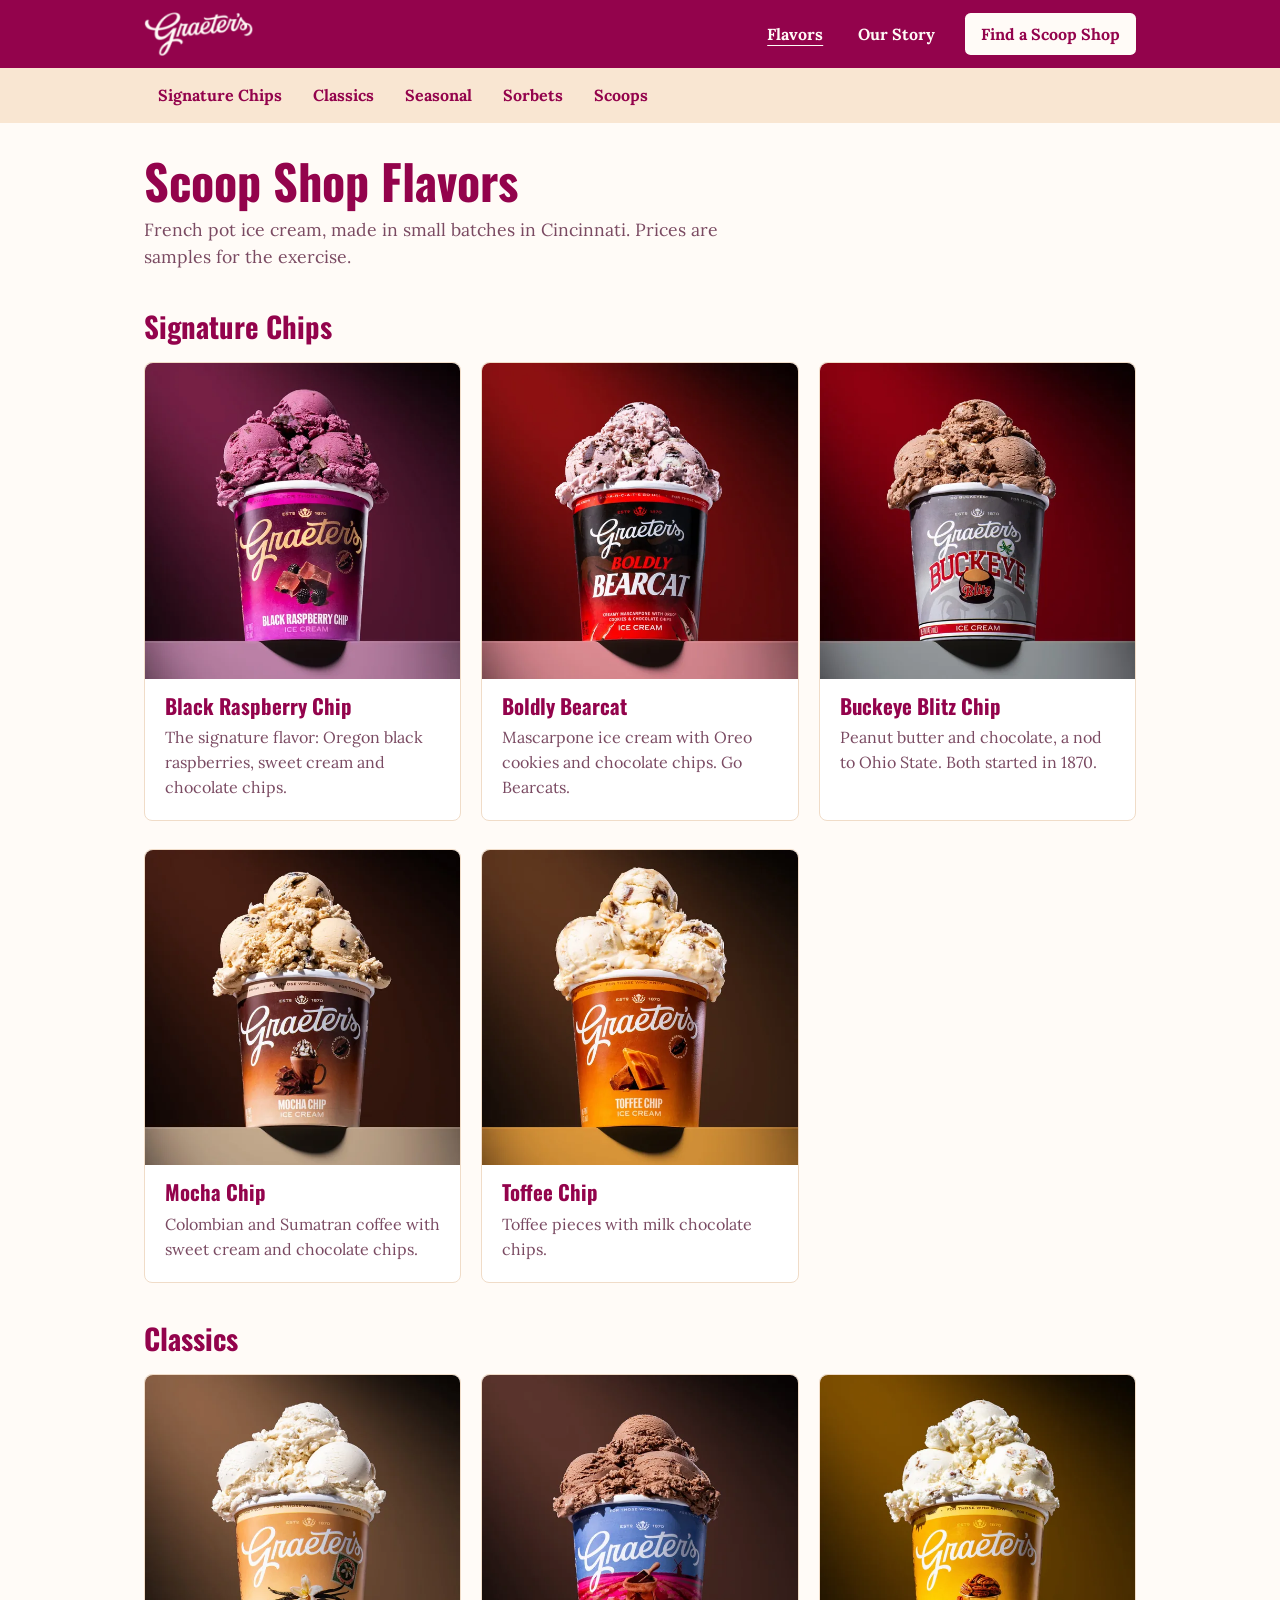
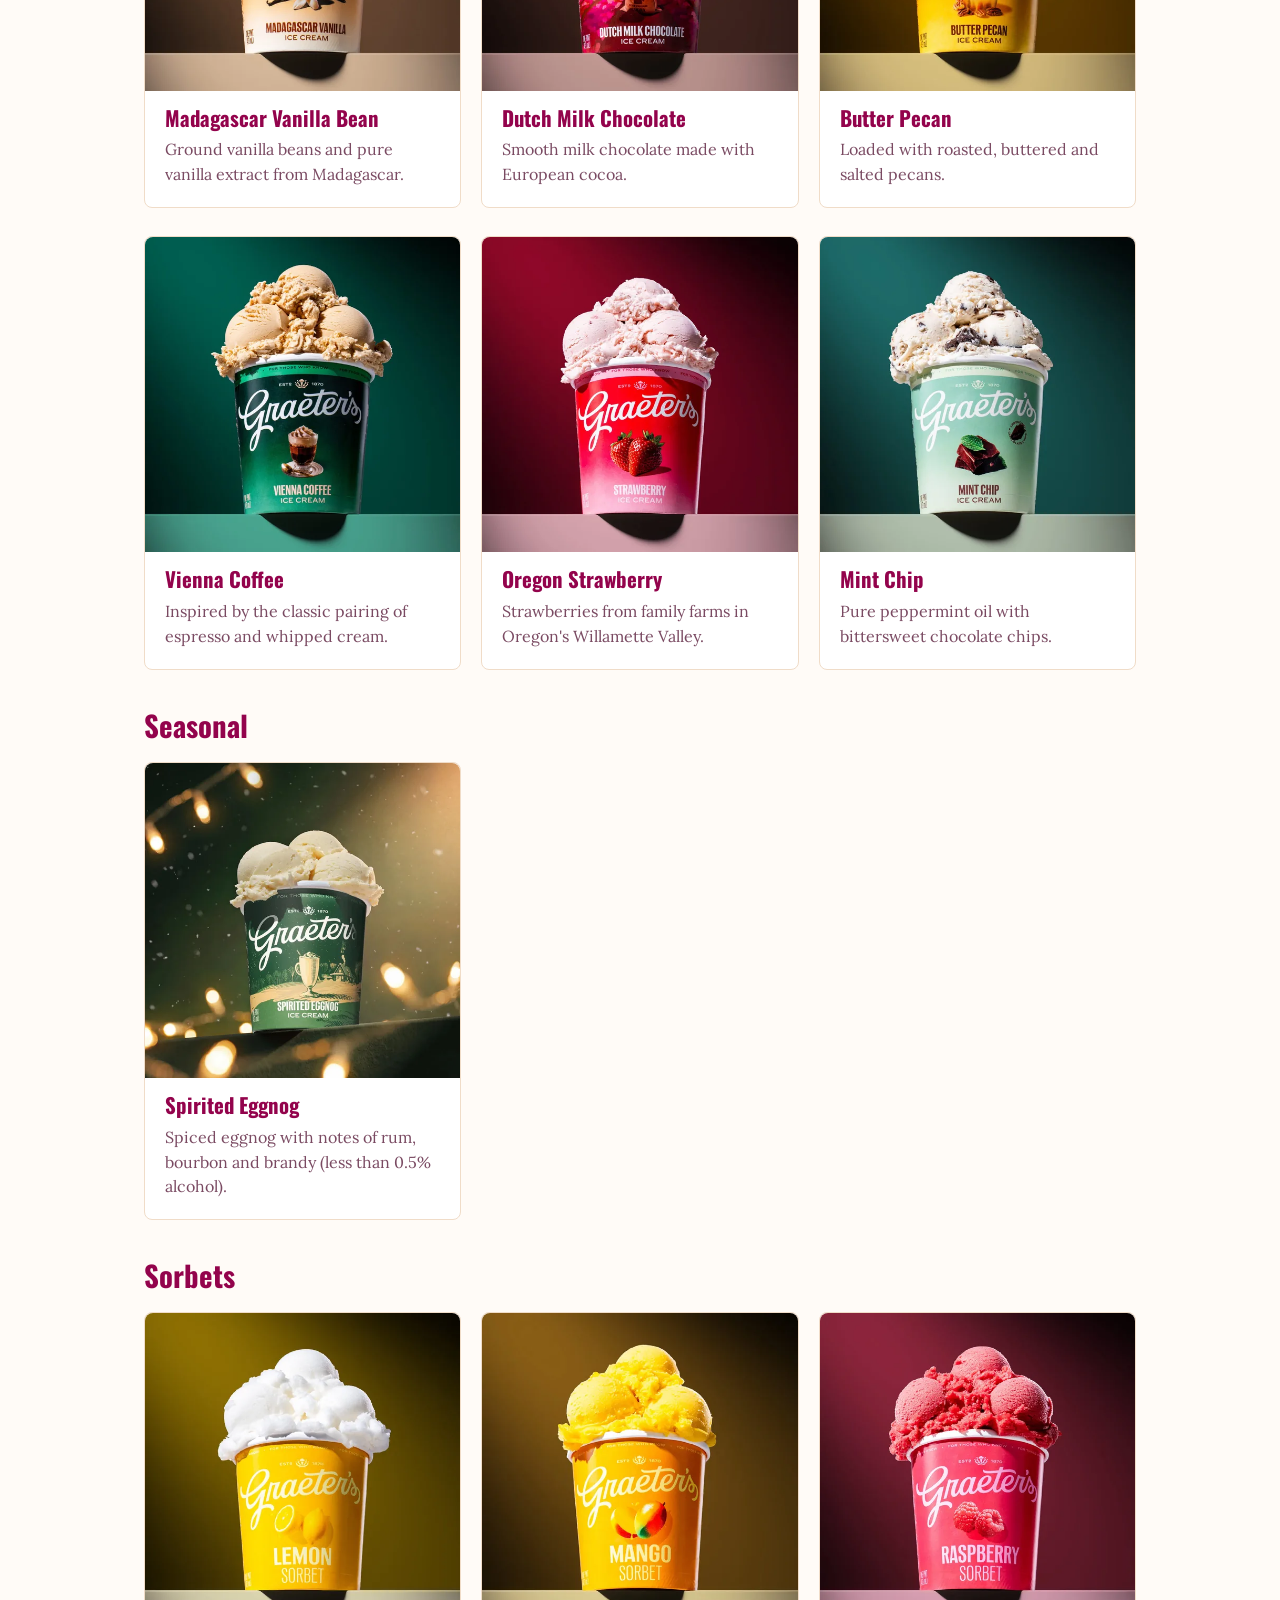
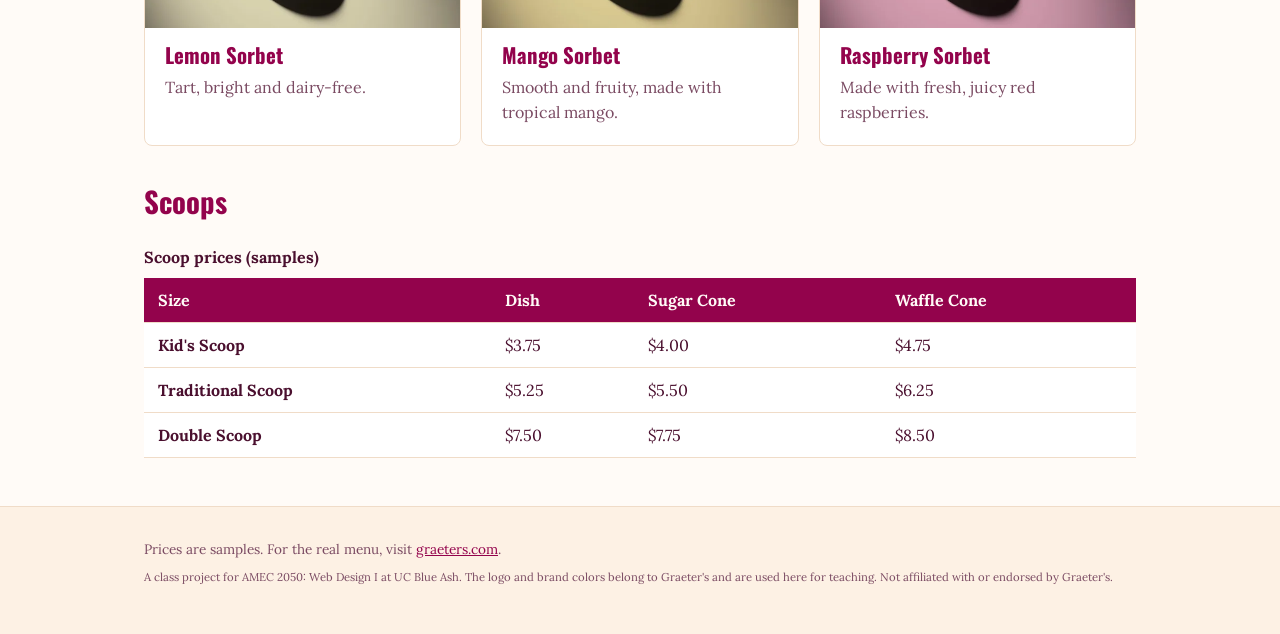
<file: index.html>
<!DOCTYPE html>
<html lang="en">
  <head>
    <meta charset="utf-8">
    <meta name="viewport" content="width=device-width, initial-scale=1">
    <title>Scoop Shop Flavors | Graeter's Ice Cream</title>
    <meta name="description" content="Graeter's Scoop Shop flavors: French pot ice cream made in small batches in Cincinnati, with signature chips, seasonal flavors and scoop prices.">
    <link href="https://fonts.googleapis.com/css2?family=Oswald:wght@500;600&family=Lora:wght@400;600&display=swap" rel="stylesheet">
    <link rel="stylesheet" href="css/base.css">
    <link rel="stylesheet" href="css/details.css">
  </head>
  <body>
    <header>
      <div class="container">
        <a href="index.html">
          <img src="images/graeters.webp" alt="Graeter's logo" width="500" height="201">
        </a>
        <nav>
          <ul>
            <li><a href="index.html" class="current">Flavors</a></li>
            <li><a href="about.html">Our Story</a></li>
          </ul>
        </nav>
        <a class="button" href="https://www.graeters.com/pages/retail-stores" target="_blank" rel="noopener">
          Find a Scoop Shop
        </a>
      </div>
    </header>

    <nav class="category-nav">
      <ul>
        <li><a href="#chips">Signature Chips</a></li>
        <li><a href="#classics">Classics</a></li>
        <li><a href="#seasonal">Seasonal</a></li>
        <li><a href="#sorbets">Sorbets</a></li>
        <li><a href="#scoops">Scoops</a></li>
      </ul>
    </nav>

    <main class="container">
      <h1>Scoop Shop Flavors</h1>
      <p class="lead">French pot ice cream, made in small batches in Cincinnati. Prices are samples for the exercise.</p>

      <section id="chips">
        <h2>Signature Chips</h2>
        <ul class="card-grid">
          <li class="card">
            <img src="images/black-raspberry-chip.webp" alt="A pint of Black Raspberry Chip topped with scoops" width="600" height="600">
            <h3>Black Raspberry Chip</h3>
            <p>The signature flavor: Oregon black raspberries, sweet cream and chocolate chips.</p>
          </li>
          <li class="card">
            <img src="images/boldly-bearcat.webp" alt="A pint of Boldly Bearcat topped with scoops" width="600" height="600">
            <h3>Boldly Bearcat</h3>
            <p>Mascarpone ice cream with Oreo cookies and chocolate chips. Go Bearcats.</p>
          </li>
          <li class="card">
            <img src="images/buckeye-blitz.webp" alt="A pint of Buckeye Blitz Chip topped with scoops" width="600" height="600">
            <h3>Buckeye Blitz Chip</h3>
            <p>Peanut butter and chocolate, a nod to Ohio State. Both started in 1870.</p>
          </li>
          <li class="card">
            <img src="images/mocha-chip.webp" alt="A pint of Mocha Chip topped with scoops" width="600" height="600">
            <h3>Mocha Chip</h3>
            <p>Colombian and Sumatran coffee with sweet cream and chocolate chips.</p>
          </li>
          <li class="card">
            <img src="images/toffee-chip.webp" alt="A pint of Toffee Chip topped with scoops" width="600" height="600">
            <h3>Toffee Chip</h3>
            <p>Toffee pieces with milk chocolate chips.</p>
          </li>
        </ul>
      </section>

      <section id="classics">
        <h2>Classics</h2>
        <ul class="card-grid">
          <li class="card">
            <img src="images/madagascar-vanilla.webp" alt="A pint of Madagascar Vanilla Bean topped with scoops" width="600" height="600">
            <h3>Madagascar Vanilla Bean</h3>
            <p>Ground vanilla beans and pure vanilla extract from Madagascar.</p>
          </li>
          <li class="card">
            <img src="images/dutch-milk-chocolate.webp" alt="A pint of Dutch Milk Chocolate topped with scoops" width="600" height="600">
            <h3>Dutch Milk Chocolate</h3>
            <p>Smooth milk chocolate made with European cocoa.</p>
          </li>
          <li class="card">
            <img src="images/butter-pecan.webp" alt="A pint of Butter Pecan topped with scoops" width="600" height="600">
            <h3>Butter Pecan</h3>
            <p>Loaded with roasted, buttered and salted pecans.</p>
          </li>
          <li class="card">
            <img src="images/vienna-coffee.webp" alt="A pint of Vienna Coffee topped with scoops" width="600" height="600">
            <h3>Vienna Coffee</h3>
            <p>Inspired by the classic pairing of espresso and whipped cream.</p>
          </li>
          <li class="card">
            <img src="images/strawberry.webp" alt="A pint of Oregon Strawberry topped with scoops" width="600" height="600">
            <h3>Oregon Strawberry</h3>
            <p>Strawberries from family farms in Oregon's Willamette Valley.</p>
          </li>
          <li class="card">
            <img src="images/mint-chip.webp" alt="A pint of Mint Chip topped with scoops" width="600" height="600">
            <h3>Mint Chip</h3>
            <p>Pure peppermint oil with bittersweet chocolate chips.</p>
          </li>
        </ul>
      </section>

      <section id="seasonal">
        <h2>Seasonal</h2>
        <ul class="card-grid">
          <li class="card">
            <img src="images/spirited-eggnog.webp" alt="A pint of Spirited Eggnog topped with scoops" width="600" height="600">
            <h3>Spirited Eggnog</h3>
            <p>Spiced eggnog with notes of rum, bourbon and brandy (less than 0.5% alcohol).</p>
          </li>
        </ul>
      </section>

      <section id="sorbets">
        <h2>Sorbets</h2>
        <ul class="card-grid">
          <li class="card">
            <img src="images/lemon-sorbet.webp" alt="A pint of Lemon Sorbet topped with scoops" width="600" height="600">
            <h3>Lemon Sorbet</h3>
            <p>Tart, bright and dairy-free.</p>
          </li>
          <li class="card">
            <img src="images/mango-sorbet.webp" alt="A pint of Mango Sorbet topped with scoops" width="600" height="600">
            <h3>Mango Sorbet</h3>
            <p>Smooth and fruity, made with tropical mango.</p>
          </li>
          <li class="card">
            <img src="images/raspberry-sorbet.webp" alt="A pint of Raspberry Sorbet topped with scoops" width="600" height="600">
            <h3>Raspberry Sorbet</h3>
            <p>Made with fresh, juicy red raspberries.</p>
          </li>
        </ul>
      </section>

      <section id="scoops">
        <h2>Scoops</h2>
        <div class="table-scroll">
          <table>
            <caption>Scoop prices (samples)</caption>
            <thead>
              <tr>
                <th scope="col">Size</th>
                <th scope="col">Dish</th>
                <th scope="col">Sugar Cone</th>
                <th scope="col">Waffle Cone</th>
              </tr>
            </thead>
            <tbody>
              <tr>
                <th scope="row">Kid's Scoop</th>
                <td>$3.75</td>
                <td>$4.00</td>
                <td>$4.75</td>
              </tr>
              <tr>
                <th scope="row">Traditional Scoop</th>
                <td>$5.25</td>
                <td>$5.50</td>
                <td>$6.25</td>
              </tr>
              <tr>
                <th scope="row">Double Scoop</th>
                <td>$7.50</td>
                <td>$7.75</td>
                <td>$8.50</td>
              </tr>
            </tbody>
          </table>
        </div>
      </section>
    </main>

    <footer>
      <div class="container">
        <p>Prices are samples. For the real menu, visit
          <a href="https://www.graeters.com/pages/fountain-menu">graeters.com</a>.</p>
        <p>
          <small>A class project for AMEC 2050: Web Design I at UC Blue Ash. The logo and brand colors belong to Graeter's and are used here for teaching. Not affiliated with or endorsed by Graeter's.</small>
        </p>
      </div>
    </footer>
  </body>
</html>
</file>
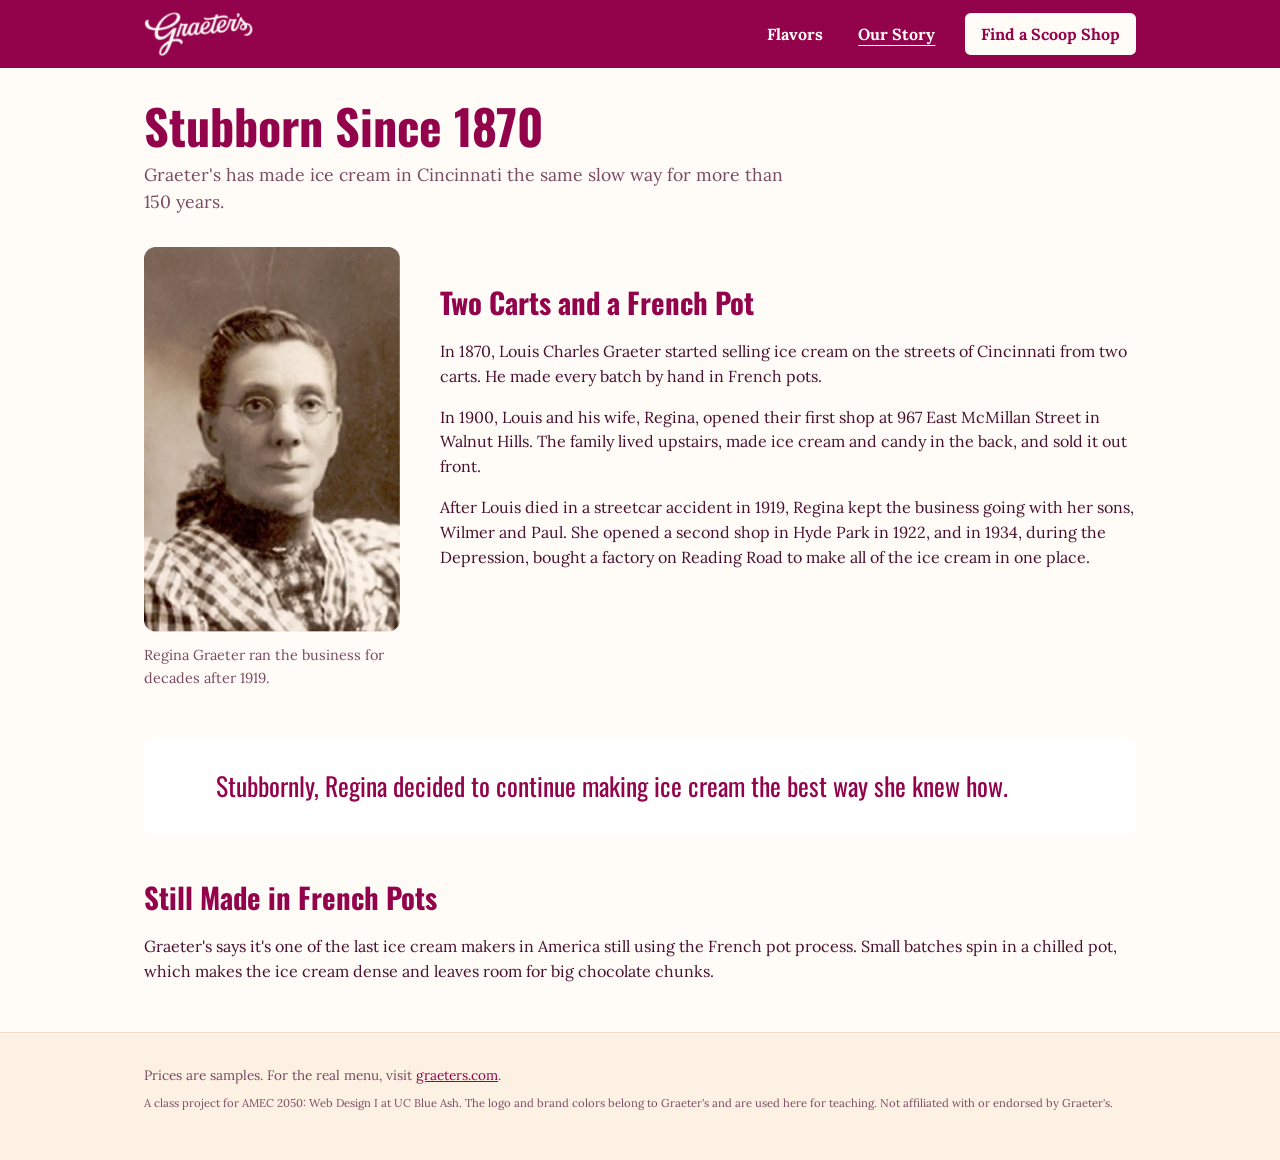
<file: about.html>
<!DOCTYPE html>
<html lang="en">
<head>
  <meta charset="utf-8">
  <meta name="viewport" content="width=device-width, initial-scale=1">
  <title>Our Story | Graeter's Ice Cream</title>
  <meta name="description" content="How Graeter's has made ice cream in Cincinnati the same slow way since 1870, from two street carts to a factory on Reading Road.">
  <link href="https://fonts.googleapis.com/css2?family=Oswald:wght@500;600&family=Lora:wght@400;600&display=swap" rel="stylesheet">
  <link rel="stylesheet" href="css/base.css">
  <link rel="stylesheet" href="css/details.css">
</head>
<body>
  <header>
    <div class="container">
      <a href="index.html">
        <img src="images/graeters.webp" alt="Graeter's logo" width="500" height="201">
      </a>
      <nav>
        <ul>
          <li><a href="index.html">Flavors</a></li>
          <li><a href="about.html" class="current">Our Story</a></li>
        </ul>
      </nav>
      <a class="button" href="https://www.graeters.com/pages/retail-stores" target="_blank" rel="noopener">Find a Scoop Shop</a>
    </div>
  </header>

  <main class="container">
    <h1>Stubborn Since 1870</h1>
    <p class="lead">Graeter's has made ice cream in Cincinnati the same slow way for more than 150 years.</p>

    <div class="story">
      <figure>
        <img src="images/regina-graeter.webp" alt="Portrait of Regina Graeter" width="329" height="495">
        <figcaption>Regina Graeter ran the business for decades after 1919.</figcaption>
      </figure>
      <div>
        <h2>Two Carts and a French Pot</h2>
        <p>In 1870, Louis Charles Graeter started selling ice cream on the streets of Cincinnati from two carts. He made every batch by hand in French pots.</p>
        <p>In 1900, Louis and his wife, Regina, opened their first shop at 967 East McMillan Street in Walnut Hills. The family lived upstairs, made ice cream and candy in the back, and sold it out front.</p>
        <p>After Louis died in a streetcar accident in 1919, Regina kept the business going with her sons, Wilmer and Paul. She opened a second shop in Hyde Park in 1922, and in 1934, during the Depression, bought a factory on Reading Road to make all of the ice cream in one place.</p>
      </div>
    </div>

    <blockquote cite="https://www.graeters.com/pages/our-history">
      <p>Stubbornly, Regina decided to continue making ice cream the best way she knew how.</p>
    </blockquote>

    <h2>Still Made in French Pots</h2>
    <p>Graeter's says it's one of the last ice cream makers in America still using the French pot process. Small batches spin in a chilled pot, which makes the ice cream dense and leaves room for big chocolate chunks.</p>
  </main>

  <footer>
    <div class="container">
      <p>Prices are samples. For the real menu, visit <a href="https://www.graeters.com/pages/fountain-menu">graeters.com</a>.</p>
      <p><small>A class project for AMEC 2050: Web Design I at UC Blue Ash. The logo and brand colors belong to Graeter's and are used here for teaching. Not affiliated with or endorsed by Graeter's.</small></p>
    </div>
  </footer>
</body>
</html>
</file>
<file: css/base.css>
/* Base Styles (provided)
   Tokens, layout, type and Week 11 tables.
   No positioning, z-index, pseudo-classes or pseudo-elements.
----------------------------------------------------------------------------- */

/* Variables
----------------------------------------------------------------------------- */
:root {
  color-scheme: light;
  --color-primary: #93034c;
  --color-primary-hover: #6e0239;
  --color-light: #fffbf7;
  --color-surface: #ffffff;
  --color-text: #4a0f2e;
  --color-muted: #7a4a62;
  --color-border: #f0dcc8;
  --color-border-strong: #c9a98c;
  --color-stripe: #fdf1e4;
  --color-nav-bg: #f9e6d2;
}

/* Layout
----------------------------------------------------------------------------- */
* {
  box-sizing: border-box;
}

body {
  background-color: var(--color-light);
  color: var(--color-text);
  font-family: "Lora", Georgia, serif;
  line-height: 1.55;
  margin: 0;
}

.container {
  max-width: 64rem;
  margin: 0 auto;
  padding: 0 1rem;
}

section {
  scroll-margin-top: 4rem;
}

/* Header
----------------------------------------------------------------------------- */
header {
  background-color: var(--color-primary);
  color: var(--color-light);
}

header .container {
  display: flex;
  flex-wrap: wrap;
  align-items: center;
  gap: .75rem 1.25rem;
  padding-top: .75rem;
  padding-bottom: .75rem;
}

header img {
  display: block;
  width: auto;
  height: 2.75rem;
}

header nav {
  margin-left: auto;
}

header nav ul {
  display: flex;
  gap: .25rem 1rem;
  margin: 0;
  padding: 0;
  list-style: none;
}

header nav a {
  display: block;
  padding: .4rem .6rem;
  border-radius: .35rem;
  color: var(--color-light);
  font-weight: 700;
  text-decoration: none;
}

header nav a.current {
  text-decoration: underline;
  text-underline-offset: .3em;
}

/* Category Nav (students make it sticky)
----------------------------------------------------------------------------- */
.category-nav {
  background-color: var(--color-nav-bg);
}

.category-nav ul {
  display: flex;
  gap: .25rem;
  max-width: 64rem;
  margin: 0 auto;
  padding: .5rem 1rem;
  overflow-x: auto;
  list-style: none;
}

.category-nav a {
  display: block;
  padding: .45rem .85rem;
  border-radius: .35rem;
  color: var(--color-primary);
  font-weight: 700;
  text-decoration: none;
  white-space: nowrap;
}

/* Type
----------------------------------------------------------------------------- */
h1,
h2,
h3 {
  font-family: "Oswald", sans-serif;
  color: var(--color-primary);
  line-height: 1.1;
}

h1 {
  margin: 2rem 0 .5rem;
  font-size: clamp(2rem, 6vw, 3rem);
}

h2 {
  margin: 2.5rem 0 1.25rem;
  font-size: 1.8rem;
}

h3 {
  margin: 0;
  font-size: 1.3rem;
}

.lead {
  max-width: 40rem;
  margin: 0;
  font-size: 1.1rem;
  color: var(--color-muted);
}

/* Buttons
----------------------------------------------------------------------------- */
.button {
  display: inline-block;
  padding: .55rem 1rem;
  border-radius: .35rem;
  background-color: var(--color-primary);
  color: var(--color-light);
  font-weight: 700;
  text-decoration: none;
}

header .button {
  background-color: var(--color-light);
  color: var(--color-primary);
}

/* Cards
----------------------------------------------------------------------------- */
.card-grid {
  display: grid;
  grid-template-columns: repeat(auto-fill, minmax(15rem, 1fr));
  gap: 1.75rem 1.25rem;
  margin: 0;
  padding: 0;
  list-style: none;
}

.card {
  padding: 1.25rem;
  border: 1px solid var(--color-border);
  border-radius: .5rem;
  background-color: var(--color-surface);
}

.card img {
  display: block;
  width: calc(100% + 2.5rem);
  max-width: none;
  height: auto;
  margin: -1.25rem -1.25rem 1rem;
  border-radius: .5rem .5rem 0 0;
}

.card p {
  margin: .5rem 0 0;
  color: var(--color-muted);
}

.badge {
  display: inline-block;
  padding: .2rem .65rem;
  border-radius: 999px;
  background-color: var(--color-primary);
  color: var(--color-light);
  font-family: "Lora", Georgia, serif;
  font-size: .72rem;
  font-weight: 700;
  letter-spacing: .05em;
  text-transform: uppercase;
}

/* About Page
----------------------------------------------------------------------------- */
.story {
  display: grid;
  gap: 2.5rem;
  align-items: start;
  margin-top: 2rem;
}

.story p {
  margin: 0 0 1rem;
}

.story figure {
  max-width: 16rem;
  margin: 0;
}

.story img {
  display: block;
  width: 100%;
  height: auto;
}

.story figcaption {
  margin-top: .75rem;
  color: var(--color-muted);
  font-size: .9rem;
}

blockquote {
  margin: 3rem 0;
  padding: 2rem 4rem 2rem 4.5rem;
  border-radius: .5rem;
  background-color: var(--color-surface);
}

blockquote p {
  margin: 0;
  font-family: "Oswald", sans-serif;
  font-size: 1.6rem;
  line-height: 1.3;
  color: var(--color-primary);
}

@media (min-width: 48rem) {
  .story {
    grid-template-columns: 16rem 1fr;
  }
}

/* Tables (Week 11 styles, provided)
----------------------------------------------------------------------------- */
.table-scroll {
  overflow-x: auto;
}

table {
  width: 100%;
  border-collapse: collapse;
  background-color: var(--color-surface);
}

caption {
  padding: .5rem 0;
  text-align: left;
  font-weight: 700;
}

th,
td {
  padding: .6rem .9rem;
  border-bottom: 1px solid var(--color-border);
  text-align: left;
}

thead th {
  background-color: var(--color-primary);
  color: var(--color-light);
}

/* Footer
----------------------------------------------------------------------------- */
footer {
  margin-top: 3rem;
  padding: 2rem 0 2.5rem;
  border-top: 1px solid var(--color-border);
  background-color: var(--color-stripe);
  color: var(--color-muted);
  font-size: .85rem;
}

footer p {
  margin: 0 0 .4rem;
}

footer a {
  color: var(--color-primary);
}
</file>
<file: css/details.css>
/* Details (Week 12)
   Write your Week 12 styles here. Use the color variables in base.css.

   1. Make the category nav sticky, above everything that scrolls under it.
   2. Add a .badge to three cards (see ASSIGNMENT.md), then pin each one to its card's top-right corner.
   3. Give every :hover a matching :focus-visible (category nav, site nav, buttons),
      and give links a visible focus outline.
   4. Zebra-stripe the price table rows with :nth-child().
   5. Add decorative quotation marks to the blockquote with ::before and ::after.
----------------------------------------------------------------------------- */
</file>
